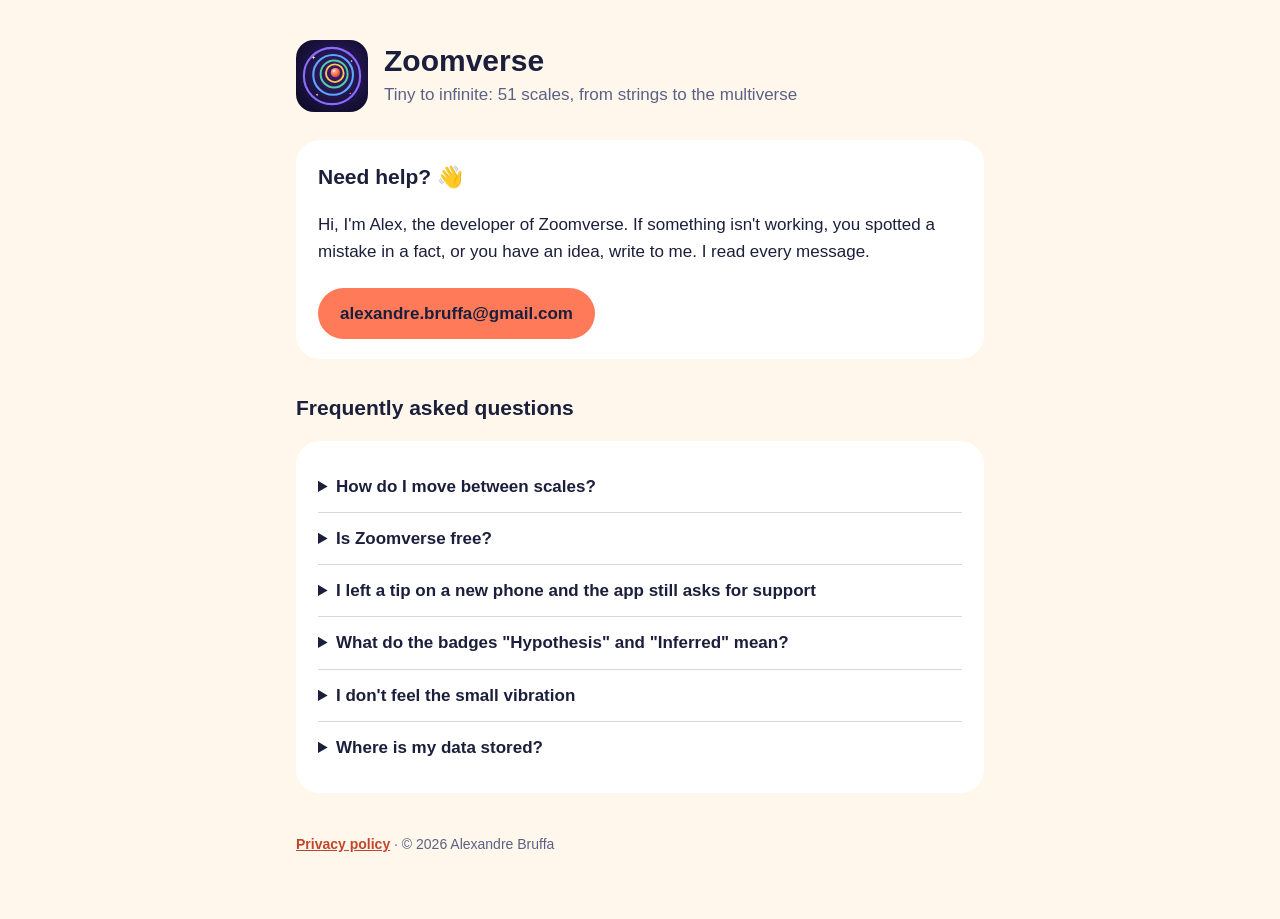
<file: index.html>
<!doctype html>
<html lang="en">
<head>
<meta charset="utf-8">
<meta name="viewport" content="width=device-width, initial-scale=1">
<title>Zoomverse Support</title>
<meta name="description" content="Help and contact for Zoomverse, a free journey through every scale of the universe, from strings to the multiverse.">
<link rel="icon" href="icon.svg">
<link rel="stylesheet" href="style.css">
</head>
<body>
<main>
<header>
<img src="icon.svg" alt="Zoomverse icon">
<div>
<h1>Zoomverse</h1>
<p class="sub">Tiny to infinite: 51 scales, from strings to the multiverse</p>
</div>
</header>

<div class="card">
<h2 style="margin-top:0">Need help? 👋</h2>
<p>Hi, I'm Alex, the developer of Zoomverse. If something isn't working, you spotted a mistake in a fact, or you have an idea, write to me. I read every message.</p>
<a class="btn" href="mailto:alexandre.bruffa@gmail.com?subject=Zoomverse">alexandre.bruffa@gmail.com</a>
</div>

<h2>Frequently asked questions</h2>
<div class="card">
<details>
<summary>How do I move between scales?</summary>
<p>Swipe left to go to bigger things and right to go to smaller ones. You can also tap or drag the ruler at the bottom to jump anywhere. On a Mac, use the ← → arrow keys, your mouse wheel or a two-finger swipe on the trackpad. "Home" brings you back to "You are here".</p>
</details>
<details>
<summary>Is Zoomverse free?</summary>
<p>Yes, completely: every screen and feature is free, with no ads. If you enjoy it, you can leave an optional tip from the Support screen (the heart button). Tips don't unlock anything.</p>
</details>
<details>
<summary>I left a tip on a new phone and the app still asks for support</summary>
<p>That's normal. Tips are one-time thank-yous and the app only remembers them on the device where you gave them. There is nothing to restore, and nothing in the app is locked.</p>
</details>
<details>
<summary>What do the badges "Hypothesis" and "Inferred" mean?</summary>
<p>Most screens show things that have been measured. A few show ideas science hasn't confirmed yet (strings, the unification of forces, the multiverse) or things known only indirectly (the Oort cloud). The badge tells you which is which.</p>
</details>
<details>
<summary>I don't feel the small vibration</summary>
<p>The tick when a new scale appears uses your phone's system haptics. Check that system haptics (iPhone) or touch vibration (Android) is on in your phone's settings. iPads and Macs don't have it.</p>
</details>
<details>
<summary>Where is my data stored?</summary>
<p>Zoomverse doesn't collect anything about you. It only remembers a few settings on your device, such as whether you've already seen the swipe hint.</p>
</details>
</div>

<footer>
<a href="privacy.html">Privacy policy</a> · © 2026 Alexandre Bruffa
</footer>
</main>
</body>
</html>
</file>
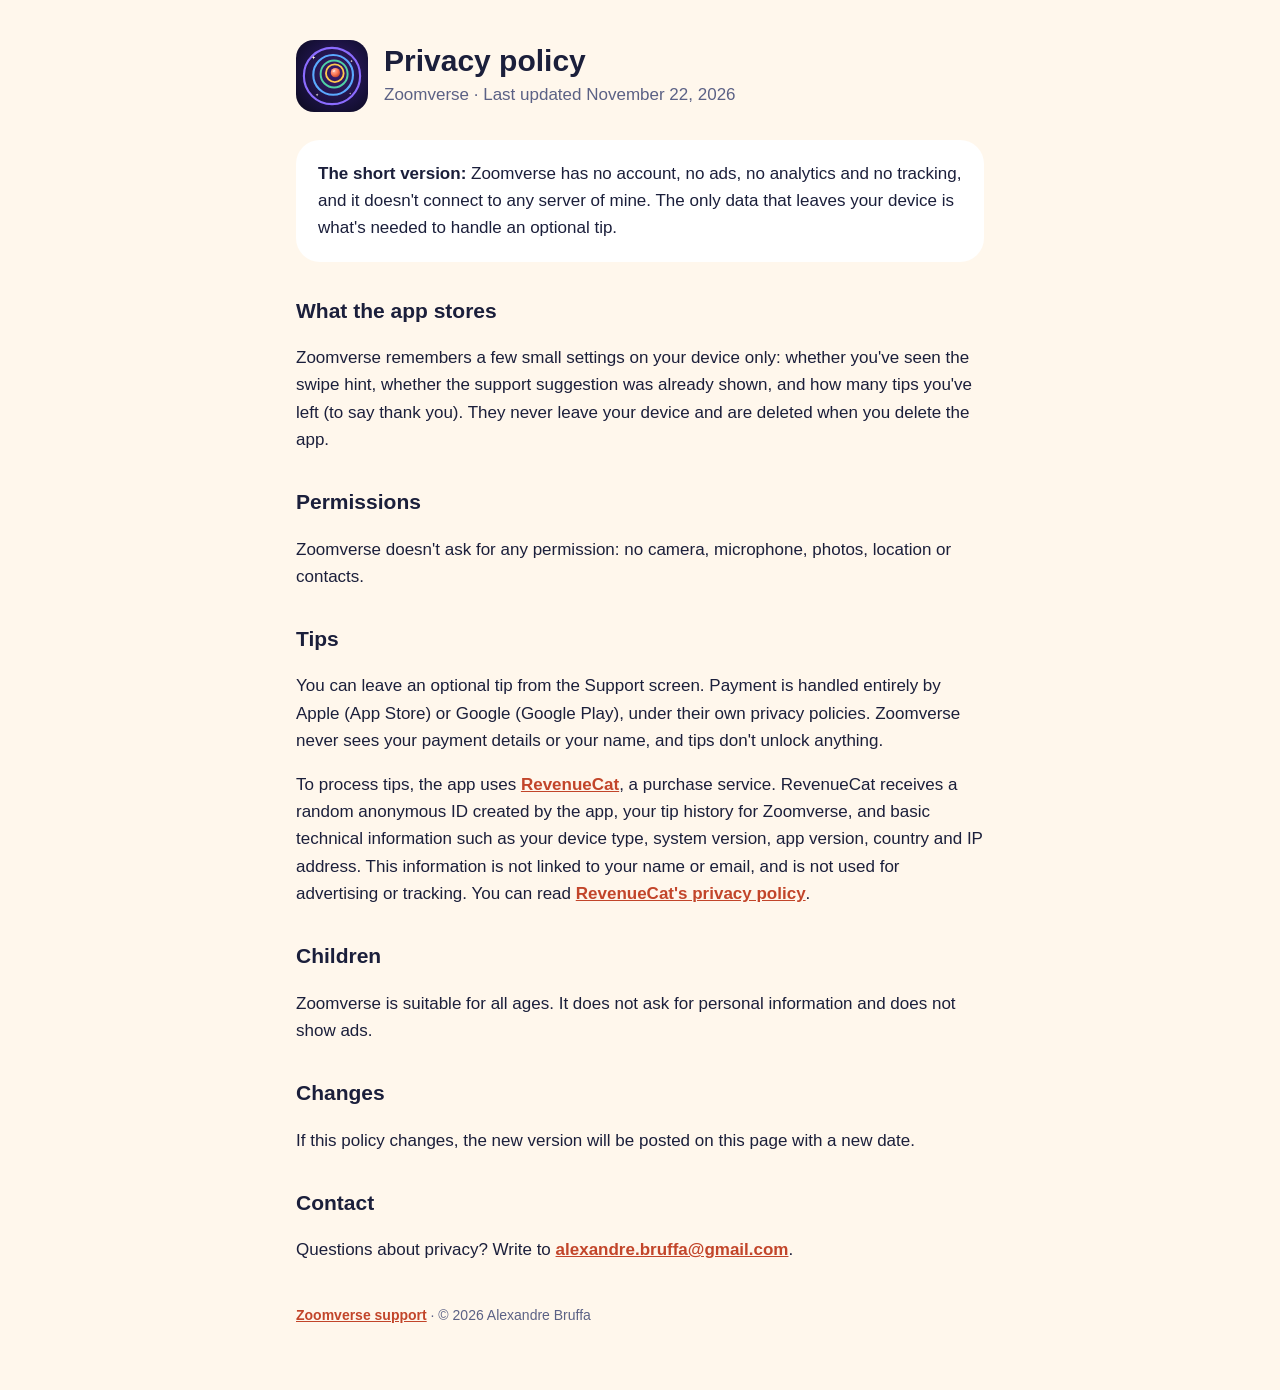
<file: privacy.html>
<!doctype html>
<html lang="en">
<head>
<meta charset="utf-8">
<meta name="viewport" content="width=device-width, initial-scale=1">
<title>Zoomverse Privacy</title>
<meta name="description" content="Privacy policy for the Zoomverse app.">
<link rel="icon" href="icon.svg">
<link rel="stylesheet" href="style.css">
</head>
<body>
<main>
  <header>
    <img src="icon.svg" alt="Zoomverse icon">
    <div>
      <h1>Privacy policy</h1>
      <p class="sub">Zoomverse · Last updated November 22, 2026</p>
    </div>
  </header>

  <div class="card">
    <p><strong>The short version:</strong> Zoomverse has no account, no ads, no analytics and no tracking, and it doesn't connect to any server of mine. The only data that leaves your device is what's needed to handle an optional tip.</p>
  </div>

  <h2>What the app stores</h2>
  <p>Zoomverse remembers a few small settings on your device only: whether you've seen the swipe hint, whether the support suggestion was already shown, and how many tips you've left (to say thank you). They never leave your device and are deleted when you delete the app.</p>

  <h2>Permissions</h2>
  <p>Zoomverse doesn't ask for any permission: no camera, microphone, photos, location or contacts.</p>

  <h2>Tips</h2>
  <p>You can leave an optional tip from the Support screen. Payment is handled entirely by Apple (App Store) or Google (Google Play), under their own privacy policies. Zoomverse never sees your payment details or your name, and tips don't unlock anything.</p>
  <p>To process tips, the app uses <a href="https://www.revenuecat.com">RevenueCat</a>, a purchase service. RevenueCat receives a random anonymous ID created by the app, your tip history for Zoomverse, and basic technical information such as your device type, system version, app version, country and IP address. This information is not linked to your name or email, and is not used for advertising or tracking. You can read <a href="https://www.revenuecat.com/privacy">RevenueCat's privacy policy</a>.</p>

  <h2>Children</h2>
  <p>Zoomverse is suitable for all ages. It does not ask for personal information and does not show ads.</p>

  <h2>Changes</h2>
  <p>If this policy changes, the new version will be posted on this page with a new date.</p>

  <h2>Contact</h2>
  <p>Questions about privacy? Write to <a href="mailto:alexandre.bruffa@gmail.com?subject=Zoomverse%20privacy">alexandre.bruffa@gmail.com</a>.</p>

  <footer>
    <a href="index.html">Zoomverse support</a> · © 2026 Alexandre Bruffa
  </footer>
</main>
</body>
</html>
</file>
<file: style.css>
:root{--cream:#FFF7EC;--ink:#1B1F3B;--leaf:#FF7A59;--link:#C2452A;--muted:#5B6185;--card:#fff;}
@media (prefers-color-scheme:dark){:root{--cream:#0E1022;--ink:#E8EAF6;--link:#FF9C80;--muted:#9AA0C4;--card:#181B36;}}
*{box-sizing:border-box}
body{margin:0;background:var(--cream);color:var(--ink);font:17px/1.6 -apple-system,BlinkMacSystemFont,"Segoe UI",Roboto,sans-serif}
main{max-width:720px;margin:0 auto;padding:40px 16px 64px}
header{display:flex;align-items:center;gap:16px;margin-bottom:28px}
header svg,header img{width:72px;height:72px;border-radius:18px}
h1{font-size:30px;line-height:1.2;margin:0}
.sub{color:var(--muted);margin:2px 0 0}
h2{font-size:21px;margin:32px 0 8px}
.card{background:var(--card);border-radius:24px;padding:20px 22px;margin:16px 0}
a{color:var(--link);font-weight:600}
.btn{display:inline-block;background:var(--leaf);color:#1B1F3B;text-decoration:none;padding:12px 22px;border-radius:999px;margin-top:6px;overflow-wrap:anywhere}
details{border-top:1px solid color-mix(in srgb,var(--muted) 25%,transparent);padding:12px 0}
details:first-of-type{border-top:0}
summary{font-weight:600;cursor:pointer}
footer{color:var(--muted);font-size:14px;margin-top:40px}
.card>:first-child{margin-top:0}.card>:last-child{margin-bottom:0}
</file>
